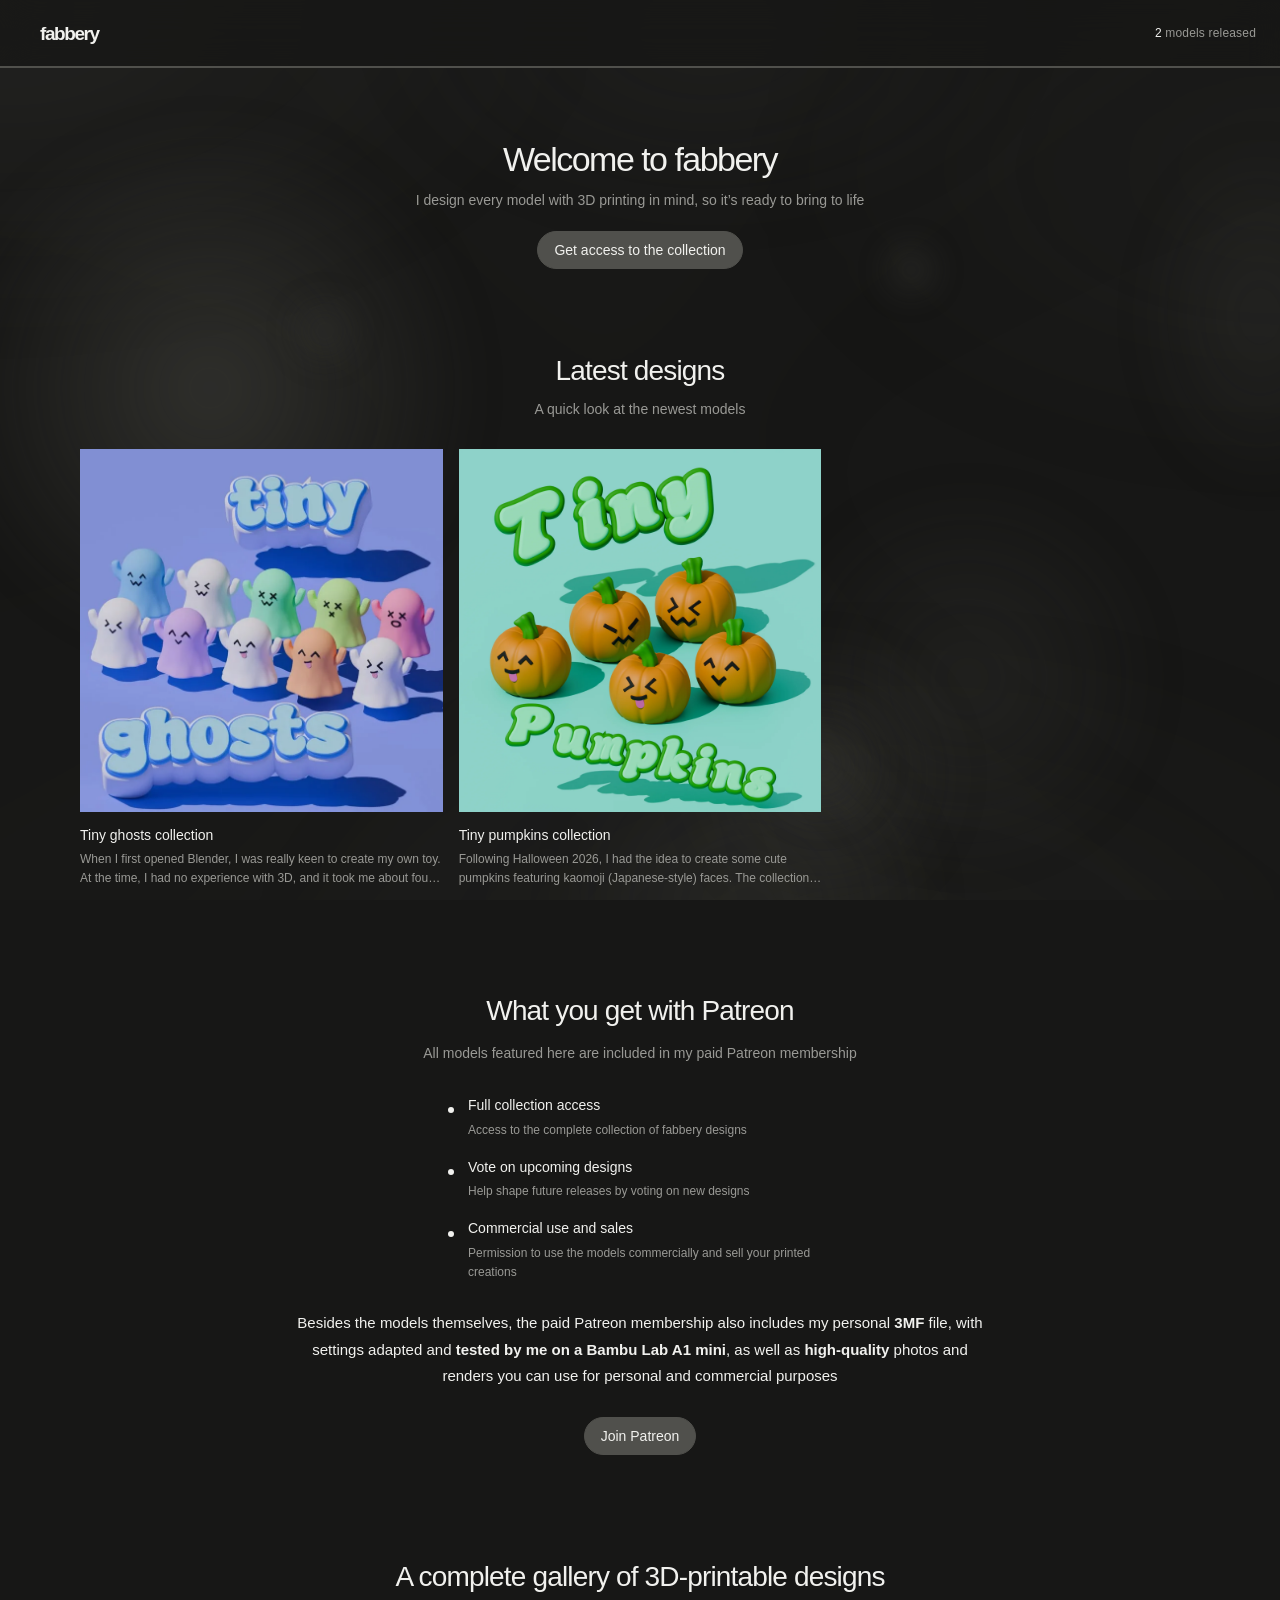
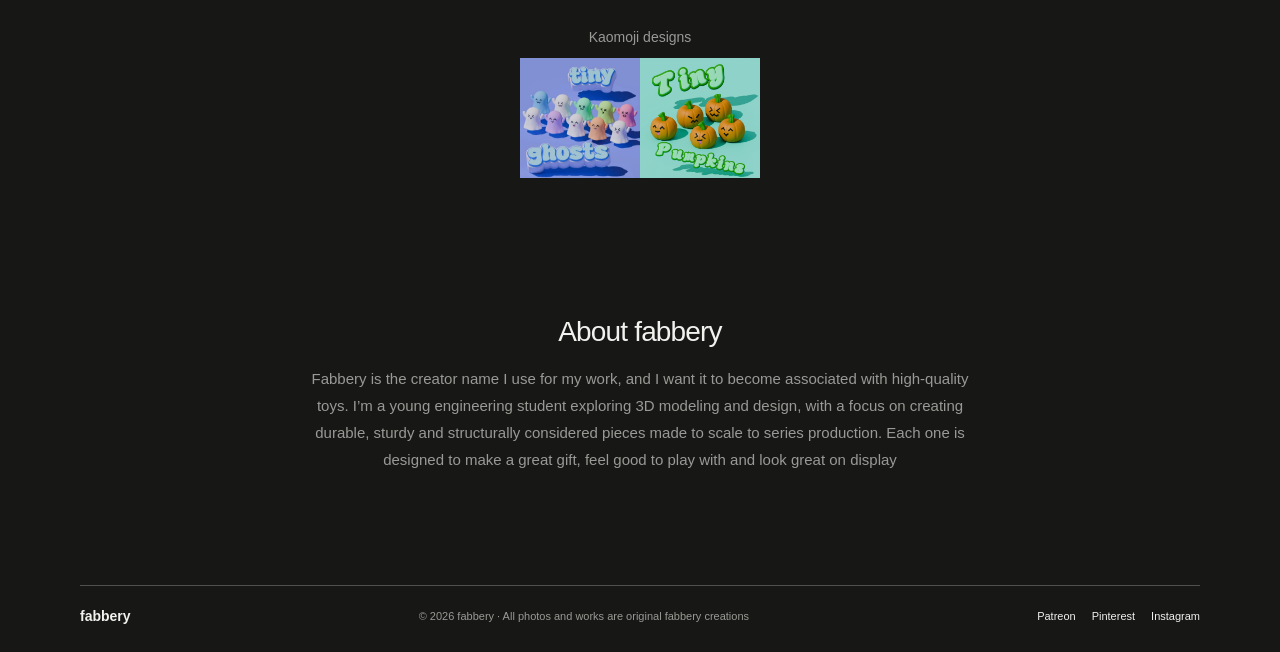
<file: index.html>
<!doctype html>
<html lang="en">
  <head>
    <meta charset="UTF-8" />
    <meta name="viewport" content="width=device-width, initial-scale=1.0" />
    <meta name="theme-color" content="#171716" />
    <meta name="description" content="Fabbery — 3D models made for printing." />
    <title>Fabbery — 3D models for printing</title>
    <link rel="stylesheet" href="styles.css" />
  </head>
  <body>
    <div class="ambient-orbs" aria-hidden="true">
      <span class="ambient-orb orb-one"></span>
      <span class="ambient-orb orb-two"></span>
      <span class="ambient-orb orb-three"></span>
      <span class="ambient-orb orb-four"></span>
      <span class="ambient-orb orb-five"></span>
      <span class="ambient-orb orb-six"></span>
      <span class="ambient-orb orb-seven"></span>
      <span class="ambient-orb orb-eight"></span>
      <span class="ambient-orb orb-nine"></span>
      <span class="ambient-orb orb-ten"></span>
    </div>
    <header class="site-header">
      <a class="brand" href="/" aria-label="Fabbery home">fabbery</a>
      <span class="model-count"><span class="count-value">—</span> models released</span>
    </header>
    <main>
      <div class="pages-viewport">
        <div class="pages-track" data-active="home">
          <section class="page-panel home-page" aria-labelledby="home-title">
            <div class="home-hero">
              <div class="intro">
                <h1 id="home-title">Welcome to fabbery</h1>
                <p>I design every model with 3D printing in mind, so it’s ready to bring to life</p>
              </div>
              <div class="home-actions" aria-label="Fabbery links">
                <a class="social-link" data-site-link="patreon" href="https://www.patreon.com/cw/fabbery" target="_blank" rel="noopener noreferrer">
                  <span>Get access to the collection</span>
                </a>
              </div>
            </div>
            <div class="home-content">
              <section class="home-section featured-section" aria-labelledby="home-featured-title">
                <h2 id="home-featured-title">Latest designs</h2>
                <p class="section-lead">A quick look at the newest models</p>
                <div class="featured-grid" id="latest-grid"></div>
              </section>
              <section class="home-section benefits-section" aria-labelledby="benefits-title">
                <h2 id="benefits-title">What you get with Patreon</h2>
                <p class="patreon-intro">All models featured here are included in my paid Patreon membership</p>
                <div class="benefits-grid">
                  <article class="benefit-item"><h3>Full collection access</h3><p>Access to the complete collection of fabbery designs</p></article>
                  <article class="benefit-item"><h3>Vote on upcoming designs</h3><p>Help shape future releases by voting on new designs</p></article>
                  <article class="benefit-item"><h3>Commercial use and sales</h3><p>Permission to use the models commercially and sell your printed creations</p></article>
                </div>
                <div class="gallery-description patreon-description">
                  <p>Besides the models themselves, the paid Patreon membership also includes my personal <strong>3MF</strong> file, with settings adapted and <strong>tested by me on a Bambu Lab A1 mini</strong>, as well as <strong>high-quality</strong> photos and renders you can use for personal and commercial purposes</p>
                </div>
                <div class="patreon-action">
                  <a class="social-link" data-site-link="patreon" href="https://www.patreon.com/cw/fabbery" target="_blank" rel="noopener noreferrer">Join Patreon</a>
                </div>
              </section>
              <section class="home-section catalog-section" id="home-gallery" aria-labelledby="catalog-title">
                <h2 id="catalog-title">A complete gallery of 3D-printable designs</h2>
                <div class="model-groups" id="catalog-groups"></div>
              </section>
              <section class="home-section about-section" aria-labelledby="about-title">
                <h2 id="about-title">About fabbery</h2>
                <p>Fabbery is the creator name I use for my work, and I want it to become associated with high-quality toys. I’m a young engineering student exploring 3D modeling and design, with a focus on creating durable, sturdy and structurally considered pieces made to scale to series production. Each one is designed to make a great gift, feel good to play with and look great on display</p>
              </section>
            </div>
            <footer class="site-footer">
              <div class="footer-main">
                <span class="footer-brand">fabbery</span>
                <span>© 2026 fabbery · All photos and works are original fabbery creations</span>
                <div class="footer-links">
                  <a data-site-link="patreon" href="https://www.patreon.com/cw/fabbery" target="_blank" rel="noopener noreferrer">Patreon</a>
                  <a data-site-link="pinterest" href="https://pinterest.com/fabbery_3d" target="_blank" rel="noopener noreferrer">Pinterest</a>
                  <a data-site-link="instagram" href="https://www.instagram.com/" target="_blank" rel="noopener noreferrer">Instagram</a>
                </div>
              </div>
            </footer>
          </section>
        </div>
      </div>
    </main>
    <div class="image-modal" hidden>
      <div class="modal-backdrop" data-lightbox-close></div>
      <section class="modal-dialog" role="dialog" aria-modal="true" aria-labelledby="lightbox-title" aria-describedby="lightbox-description">
        <button class="modal-close" type="button" aria-label="Close image preview">×</button>
        <div class="modal-image" aria-label="Image preview"></div>
        <div class="modal-details">
          <h2 id="lightbox-title">Model title</h2>
          <p id="lightbox-description">Model description</p>
        </div>
      </section>
    </div>
    <script src="script.js"></script>
  </body>
</html>
</file>
<file: styles.css>
:root {
  color-scheme: dark;
  --page: #171716;
  --text: #f1f1ee;
  --muted: #999995;
  --line: #50504c;
  --hover: #282826;
  --toggle-hover: #666660;
  --glow: #4b4b45;
  --glow-soft: #3a3a36;
  --glow-deep: #5a5a52;
  font-family: Inter, -apple-system, BlinkMacSystemFont, "Segoe UI", sans-serif;
  font-synthesis: none;
  text-rendering: optimizeLegibility;
  -webkit-font-smoothing: antialiased;
  -moz-osx-font-smoothing: grayscale;
}

html {
  scroll-behavior: auto;
  scroll-padding-top: 68px;
}
html { forced-color-adjust: none; }

* { box-sizing: border-box; }

body {
  min-width: 0;
  min-height: 100vh;
  margin: 0;
  overflow-x: hidden;
  background: var(--page) !important;
  color: var(--text) !important;
  transition: background-color 180ms ease, color 180ms ease;
}

.ambient-orbs {
  position: fixed;
  z-index: 0;
  inset: 0;
  overflow: hidden;
  pointer-events: none;
  isolation: isolate;
}

.ambient-orbs::before,
.ambient-orbs::after {
  position: absolute;
  inset: -28%;
  display: block;
  content: "";
  pointer-events: none;
  will-change: transform, filter, opacity;
}

.ambient-orbs::before {
  background:
    radial-gradient(ellipse 42% 32% at 18% 18%, rgba(130, 130, 122, .16), transparent 72%),
    radial-gradient(ellipse 38% 30% at 82% 30%, rgba(94, 94, 88, .14), transparent 70%),
    radial-gradient(ellipse 46% 36% at 62% 88%, rgba(112, 112, 104, .12), transparent 72%);
  filter: blur(68px);
  opacity: .72;
  animation: ambient-clouds 28s ease-in-out infinite alternate;
}

.ambient-orbs::after {
  inset: -42%;
  background: conic-gradient(
    from 120deg at 50% 50%,
    transparent 0deg,
    rgba(108, 108, 100, .09) 72deg,
    transparent 148deg,
    rgba(76, 76, 72, .08) 232deg,
    transparent 314deg
  );
  filter: blur(92px);
  opacity: .58;
  animation: ambient-rotation 46s linear infinite;
}

.ambient-orb {
  position: absolute;
  display: block;
  border-radius: 50%;
  background: radial-gradient(circle, var(--glow) 0%, transparent 68%);
  filter: blur(24px);
  opacity: .5;
  will-change: transform;
}

.orb-one {
  width: 560px;
  height: 560px;
  top: 12%;
  left: -70px;
  animation: orb-drift-one 16s ease-in-out infinite;
}

.orb-two {
  width: 420px;
  height: 420px;
  top: 52%;
  right: 8%;
  opacity: .22;
  animation: orb-drift-two 19s ease-in-out infinite;
}

.orb-three {
  width: 300px;
  height: 300px;
  right: 24%;
  bottom: -25px;
  opacity: .26;
  animation: orb-drift-three 14s ease-in-out infinite;
}

.orb-four {
  width: 700px;
  height: 420px;
  top: -180px;
  left: 28%;
  background: radial-gradient(ellipse, var(--glow-soft) 0%, transparent 70%);
  opacity: .2;
  animation: orb-drift-two 24s ease-in-out -9s infinite reverse;
}

.orb-five {
  width: 260px;
  height: 380px;
  top: 14%;
  right: -110px;
  background: radial-gradient(ellipse, var(--glow-deep) 0%, transparent 70%);
  opacity: .16;
  animation: orb-drift-one 21s ease-in-out -13s infinite reverse;
}

.orb-six {
  width: 420px;
  height: 420px;
  left: 42%;
  bottom: -220px;
  background: radial-gradient(circle, var(--glow-deep) 0%, transparent 70%);
  opacity: .18;
  animation: orb-drift-three 26s ease-in-out -6s infinite;
}

.orb-seven,
.orb-eight,
.orb-nine,
.orb-ten {
  filter: blur(14px);
  opacity: .34;
}

.orb-seven {
  width: 86px;
  height: 86px;
  top: 32%;
  left: 22%;
  background: radial-gradient(circle, var(--glow-soft) 0%, transparent 70%);
  animation: orb-drift-small 11s ease-in-out -4s infinite;
}

.orb-eight {
  width: 128px;
  height: 128px;
  top: 68%;
  left: 8%;
  background: radial-gradient(circle, var(--glow-deep) 0%, transparent 70%);
  animation: orb-drift-small 14s ease-in-out -9s infinite reverse;
}

.orb-nine {
  width: 72px;
  height: 72px;
  top: 26%;
  right: 26%;
  background: radial-gradient(circle, var(--glow) 0%, transparent 70%);
  animation: orb-drift-small 9s ease-in-out -6s infinite;
}

.orb-ten {
  width: 150px;
  height: 150px;
  right: 30%;
  bottom: 7%;
  background: radial-gradient(circle, var(--glow-soft) 0%, transparent 70%);
  animation: orb-drift-small 16s ease-in-out -12s infinite reverse;
}

@keyframes orb-drift-one {
  0%, 100% { transform: translate3d(0, 0, 0) scale(1); opacity: .38; filter: blur(24px); }
  50% { transform: translate3d(180px, 110px, 0) scale(1.24); opacity: .68; filter: blur(46px); }
}

@keyframes orb-drift-two {
  0%, 100% { transform: translate3d(0, 0, 0) scale(1); opacity: .28; filter: blur(24px); }
  50% { transform: translate3d(-140px, -80px, 0) scale(.76); opacity: .54; filter: blur(48px); }
}

@keyframes orb-drift-three {
  0%, 100% { transform: translate3d(0, 0, 0) scale(1); opacity: .32; filter: blur(24px); }
  50% { transform: translate3d(-110px, -150px, 0) scale(1.34); opacity: .6; filter: blur(44px); }
}

@keyframes orb-drift-small {
  0%, 100% { transform: translate3d(0, 0, 0) scale(.9); opacity: .22; filter: blur(14px); }
  50% { transform: translate3d(52px, -40px, 0) scale(1.3); opacity: .48; filter: blur(26px); }
}

@keyframes ambient-clouds {
  0% { transform: translate3d(-2%, -1%, 0) scale(.96); }
  50% { transform: translate3d(3%, 2%, 0) scale(1.05); }
  100% { transform: translate3d(-1%, 4%, 0) scale(1.01); }
}

@keyframes ambient-rotation {
  from { transform: rotate(0deg) scale(1); }
  to { transform: rotate(360deg) scale(1.08); }
}

.site-header,
main { position: relative; z-index: 1; }

.site-header {
  position: sticky;
  top: 0;
  z-index: 20;
  height: 68px;
  padding: 0 24px 0 40px;
  display: flex;
  align-items: center;
  background: rgba(23, 23, 22, .72);
  -webkit-backdrop-filter: blur(16px);
  backdrop-filter: blur(16px);
  border-bottom: 2px solid var(--line);
}

.brand {
  color: var(--text);
  text-decoration: none;
  font-size: 19px;
  line-height: 1;
  letter-spacing: -0.075em;
  font-weight: 650;
}

.model-count {
  margin-left: auto;
  color: var(--muted);
  font-size: 12px;
  line-height: 16px;
  letter-spacing: 0.015em;
}

.count-value { color: var(--text); }

main {
  width: 100%;
}

.pages-viewport {
  width: 100vw;
  margin-left: calc(50% - 50vw);
  overflow: hidden;
}

.pages-track {
  display: flex;
  width: 100%;
}

.page-panel {
  flex: 0 0 100%;
  min-width: 0;
  padding: 52px max(20px, calc((100vw - 1120px) / 2)) 80px;
}

.home-page {
  min-height: 0;
  padding-top: 0;
  padding-bottom: 0;
  display: block;
}

.home-hero {
  min-height: 0;
  padding: 72px 0 48px;
  display: flex;
  flex-direction: column;
  align-items: center;
  justify-content: center;
}

.intro {
  margin-bottom: 20px;
  text-align: center;
}

.home-page h1 {
  margin: 0 0 10px;
  font-size: clamp(25px, 3vw, 34px);
  line-height: 1.15;
  letter-spacing: -0.045em;
  font-weight: 500;
}

.intro p {
  margin: 0;
  color: var(--muted);
  font-size: 14px;
  line-height: 1.6;
}

.home-actions {
  display: flex;
  align-items: center;
  justify-content: center;
  gap: 10px;
  margin-bottom: 36px;
}

.social-link {
  min-height: 38px;
  padding: 0 16px;
  display: inline-flex;
  align-items: center;
  justify-content: center;
  gap: 8px;
  color: var(--text);
  background: var(--line);
  border: 1px solid var(--line);
  border-radius: 999px;
  font: inherit;
  font-size: 14px;
  cursor: pointer;
  text-decoration: none;
  transition: background-color 150ms ease, border-color 150ms ease;
}

.social-link:hover {
  background: var(--toggle-hover);
  border-color: var(--toggle-hover);
}

.social-link:focus-visible {
  outline: 2px solid var(--text);
  outline-offset: 2px;
}

.social-link svg {
  width: 16px;
  height: 16px;
  fill: none;
  stroke: currentColor;
  stroke-width: 1.5;
  stroke-linecap: round;
  stroke-linejoin: round;
}

.showcase-icon {
  width: 34px;
  height: 34px;
  background-color: currentColor;
  -webkit-mask: url("data:image/svg+xml,%3Csvg xmlns='http://www.w3.org/2000/svg' viewBox='0 0 24 24' fill='none' stroke='white' stroke-width='1.4' stroke-linecap='round' stroke-linejoin='round'%3E%3Crect x='3' y='4' width='18' height='16' rx='2'/%3E%3Ccircle cx='8.5' cy='9' r='1.5'/%3E%3Cpath d='m21 15-5-5L5 20'/%3E%3C/svg%3E") center / contain no-repeat;
  mask: url("data:image/svg+xml,%3Csvg xmlns='http://www.w3.org/2000/svg' viewBox='0 0 24 24' fill='none' stroke='white' stroke-width='1.4' stroke-linecap='round' stroke-linejoin='round'%3E%3Crect x='3' y='4' width='18' height='16' rx='2'/%3E%3Ccircle cx='8.5' cy='9' r='1.5'/%3E%3Cpath d='m21 15-5-5L5 20'/%3E%3C/svg%3E") center / contain no-repeat;
}

.card-icon { width: 25px; height: 25px; }

.home-content {
  width: min(100%, 1120px);
  margin: 0 auto;
}

.home-section + .home-section { margin-top: 104px; }
.catalog-section + .about-section { margin-top: 136px; }

.home-section h2 {
  margin: 0;
  color: var(--text);
  font-size: clamp(22px, 3vw, 28px);
  line-height: 1.25;
  letter-spacing: -0.03em;
  font-weight: 500;
  text-align: center;
}

.section-lead {
  margin: 10px auto 28px;
  color: var(--muted);
  font-size: 14px;
  line-height: 1.6;
  text-align: center;
}

.featured-grid {
  display: grid;
  grid-template-columns: repeat(3, minmax(0, 1fr));
  gap: 16px;
}

.featured-card { min-width: 0; }

.featured-image {
  aspect-ratio: 1;
  display: flex;
  flex-direction: column;
  align-items: center;
  justify-content: center;
  gap: 8px;
  color: var(--muted);
  background: var(--hover);
  font-size: 11px;
  overflow: hidden;
  cursor: zoom-in;
  transition: filter 180ms ease, opacity 180ms ease;
}

.featured-image:hover,
.model-slot:hover { filter: brightness(1.1); }

.featured-image:focus-visible,
.model-slot:focus-visible { outline: 2px solid var(--text); outline-offset: 3px; }

.model-slot { cursor: zoom-in; overflow: hidden; transition: filter 180ms ease, opacity 180ms ease; }

.featured-image > img,
.model-slot > img {
  display: block;
  width: 100%;
  height: 100%;
  object-fit: cover;
}

.featured-card.is-lightbox-source .featured-image,
.featured-card.is-lightbox-source h3,
.featured-card.is-lightbox-source p,
.model-slot.is-lightbox-source {
  opacity: 0;
  pointer-events: none;
}

.featured-card h3,
.benefit-item h3 {
  margin: 14px 0 5px;
  font-size: 14px;
  line-height: 1.4;
  font-weight: 500;
}

.benefit-item h3 { margin-top: 0; }

.featured-card p,
.benefit-item p {
  margin: 0;
  color: var(--muted);
  font-size: 12px;
  line-height: 1.6;
}

.benefit-item p { max-width: 360px; }

.benefits-section strong {
  color: var(--text);
  font-weight: 650;
}

.featured-card p {
  display: -webkit-box;
  overflow: hidden;
  -webkit-box-orient: vertical;
  -webkit-line-clamp: 2;
}

.benefits-grid {
  display: flex;
  flex-direction: column;
  gap: 18px;
  width: min(100%, 500px);
  margin-inline: auto;
  margin-top: 32px;
  transform: translateX(28px);
}

.benefit-item {
  position: relative;
  width: min(100%, 440px);
  margin-inline: auto;
  padding-left: 20px;
}

.benefit-item::before {
  position: absolute;
  top: .7em;
  left: 0;
  width: 6px;
  height: 6px;
  border-radius: 50%;
  background: var(--text);
  content: "";
}

.about-section {
  max-width: 660px;
  margin-inline: auto;
  text-align: center;
}

.about-section p {
  margin: 16px 0 0;
  color: var(--muted);
  font-size: 15px;
  line-height: 1.8;
}

.site-footer {
  max-width: 1120px;
  margin: 112px auto 0;
  padding: 22px 0 28px;
  border-top: 1px solid var(--line);
  color: var(--muted);
  font-size: 11px;
}

.footer-main {
  display: flex;
  align-items: center;
  justify-content: space-between;
  gap: 20px;
}

.footer-brand { color: var(--text); font-size: 14px; font-weight: 600; }
.footer-links { display: flex; align-items: center; gap: 16px; }
.site-footer a { color: var(--text); text-decoration: none; }
.site-footer a:hover { color: var(--muted); }

.image-modal[hidden] { display: none; }

.image-modal {
  position: fixed;
  z-index: 100;
  inset: 0;
  display: grid;
  place-items: center;
  padding: 24px;
}

.image-modal:not([hidden]) { animation: modal-fade-in 220ms ease both; }
.image-modal.is-closing { animation: modal-fade-out 460ms ease both; }

.modal-backdrop {
  position: absolute;
  inset: 0;
  background: rgba(10, 10, 9, .78);
  backdrop-filter: blur(10px);
  -webkit-backdrop-filter: blur(10px);
}

.modal-dialog {
  position: relative;
  z-index: 1;
  width: min(100%, 860px);
  max-height: calc(100vh - 48px);
  overflow: visible;
  padding: 0;
  color: var(--text);
  background: transparent;
  border: 0;
  box-shadow: none;
  animation: modal-dialog-in 220ms ease both;
}

@keyframes modal-fade-in {
  from { opacity: 0; }
  to { opacity: 1; }
}

@keyframes modal-dialog-in {
  from { opacity: 0; }
  to { opacity: 1; }
}

.modal-image.is-opening {
  transform-origin: center center;
  animation: modal-image-expand 460ms cubic-bezier(.2, .8, .2, 1) both;
}

.modal-image.is-closing {
  transform-origin: center center;
  animation: modal-image-collapse 460ms cubic-bezier(.2, .8, .2, 1) both;
}

@keyframes modal-image-expand {
  from {
    opacity: .72;
    transform: translate3d(var(--from-x), var(--from-y), 0) scale(var(--from-scale));
    border-radius: 10px;
  }
  to {
    opacity: 1;
    transform: translate3d(0, 0, 0) scale(1);
    border-radius: 0;
  }
}

@keyframes modal-image-collapse {
  from {
    opacity: 1;
    transform: translate3d(0, 0, 0) scale(1);
    border-radius: 0;
  }
  to {
    opacity: .72;
    transform: translate3d(var(--to-x), var(--to-y), 0) scale(var(--to-scale));
    border-radius: 10px;
  }
}

@keyframes modal-fade-out {
  from { opacity: 1; }
  to { opacity: 0; }
}

.modal-details {
  opacity: 0;
  transform-origin: center center;
}

.modal-details.is-opening {
  animation: modal-details-expand 460ms cubic-bezier(.2, .8, .2, 1) 60ms both;
}

.modal-details.is-closing {
  animation: modal-details-collapse 460ms cubic-bezier(.2, .8, .2, 1) both;
}

@keyframes modal-details-expand {
  from {
    opacity: 0;
    transform: translate3d(var(--text-from-x), var(--text-from-y), 0) scale(var(--text-from-scale));
  }
  to {
    opacity: 1;
    transform: translate3d(0, 0, 0) scale(1);
  }
}

@keyframes modal-details-collapse {
  from {
    opacity: 1;
    transform: translate3d(0, 0, 0) scale(1);
  }
  to {
    opacity: 0;
    transform: translate3d(var(--text-to-x), var(--text-to-y), 0) scale(var(--text-to-scale));
  }
}

.modal-close {
  position: absolute;
  z-index: 2;
  top: 12px;
  right: 12px;
  width: 34px;
  height: 34px;
  padding: 0;
  color: var(--text);
  background: rgba(23, 23, 22, .72);
  border: 1px solid var(--line);
  border-radius: 50%;
  font: inherit;
  font-size: 22px;
  line-height: 1;
  cursor: pointer;
}

.modal-close:hover { background: var(--line); }
.modal-close:focus-visible { outline: 2px solid var(--text); outline-offset: 2px; }

.modal-image {
  min-height: min(62vh, 620px);
  display: grid;
  place-items: center;
  overflow: hidden;
  color: var(--muted);
  background: transparent;
}

.modal-image img {
  display: block;
  width: auto;
  max-width: 100%;
  height: auto;
  max-height: min(62vh, 620px);
  object-fit: contain;
}

.modal-placeholder {
  display: grid;
  justify-items: center;
  gap: 12px;
  font-size: 12px;
}

.modal-placeholder .showcase-icon { width: 42px; height: 42px; }

.modal-details {
  max-width: 680px;
  margin: 0 auto;
  padding: 20px 8px 8px;
  text-align: center;
}
.modal-details h2 {
  margin: 0 0 8px;
  font-size: 21px;
  line-height: 1.3;
  font-weight: 500;
}
.modal-details p {
  margin: 0;
  color: var(--muted);
  font-size: 14px;
  line-height: 1.7;
}

body.modal-open { overflow: hidden; }

.gallery-label {
  margin: 0 0 12px;
  color: var(--text);
  font-size: clamp(22px, 3vw, 27px);
  line-height: 1.3;
  letter-spacing: -0.025em;
  font-weight: 500;
  text-align: center;
}

.gallery-description {
  max-width: 700px;
  margin: 0 auto 28px;
  color: var(--text);
  font-size: 15px;
  line-height: 1.75;
  text-align: center;
}

.gallery-description p { margin: 0; }
.gallery-description p + p { margin-top: 8px; }
.patreon-description { margin-top: 28px; }

.patreon-action {
  display: flex;
  justify-content: center;
  margin-top: 24px;
}

.patreon-intro {
  max-width: 700px;
  margin: 14px auto 0;
  color: var(--muted);
  font-size: 14px;
  line-height: 1.6;
  text-align: center;
}

.model-groups {
  display: grid;
  gap: 30px;
  width: 100vw;
  max-width: 100vw;
  margin-left: calc(50% - 50vw);
}

.model-group { min-width: 0; }

.model-group h2,
.model-group h3 {
  margin: 0 0 12px;
  font-size: 16px;
  line-height: 1.4;
  font-weight: 500;
  text-align: center;
}

.catalog-section .model-group h3 {
  margin-bottom: 10px;
  color: var(--muted);
  font-size: 14px;
}

.catalog-section .model-groups { margin-top: 34px; }

.model-grid {
  display: grid;
  grid-template-columns: repeat(var(--grid-columns, 1), minmax(0, 120px));
  justify-content: start;
  width: min(100%, calc(var(--grid-columns, 1) * 120px));
  max-width: 100%;
  margin-inline: auto;
}

.model-slot {
  width: 100%;
  min-width: 0;
  display: flex;
  flex-direction: column;
  align-items: center;
  justify-content: center;
  gap: 8px;
  aspect-ratio: 1;
  background: var(--hover);
  color: var(--muted);
}

.model-slot::before {
  width: 22px;
  height: 22px;
  background-color: currentColor;
  content: "";
  -webkit-mask: url("data:image/svg+xml,%3Csvg xmlns='http://www.w3.org/2000/svg' viewBox='0 0 24 24' fill='none' stroke='white' stroke-width='1.5' stroke-linecap='round' stroke-linejoin='round'%3E%3Crect x='3' y='4' width='18' height='16' rx='2'/%3E%3Ccircle cx='8.5' cy='9' r='1.5'/%3E%3Cpath d='m21 15-5-5L5 20'/%3E%3C/svg%3E") center / contain no-repeat;
  mask: url("data:image/svg+xml,%3Csvg xmlns='http://www.w3.org/2000/svg' viewBox='0 0 24 24' fill='none' stroke='white' stroke-width='1.5' stroke-linecap='round' stroke-linejoin='round'%3E%3Crect x='3' y='4' width='18' height='16' rx='2'/%3E%3Ccircle cx='8.5' cy='9' r='1.5'/%3E%3Cpath d='m21 15-5-5L5 20'/%3E%3C/svg%3E") center / contain no-repeat;
}

.model-slot::after {
  content: "No image";
  font-size: 10px;
  line-height: 1;
}

.model-slot.has-photo::before,
.model-slot.has-photo::after { display: none; }

.visually-hidden {
  position: absolute;
  width: 1px;
  height: 1px;
  padding: 0;
  margin: -1px;
  overflow: hidden;
  clip: rect(0, 0, 0, 0);
  white-space: nowrap;
  border: 0;
}

@media (max-width: 600px) {
  html { scroll-padding-top: 60px; }
  .site-header { height: 60px; padding: 0 16px 0 20px; }
  .brand { font-size: 18px; }
  .model-count { margin-left: auto; font-size: 11px; }
  .page-panel { padding-top: 38px; }
  .home-page { min-height: 0; padding-top: 0; padding-bottom: 0; }
  .home-hero { min-height: 0; padding: 72px 0 64px; }
  .home-actions { width: 100%; gap: 8px; margin-bottom: 28px; }
  .social-link { min-width: 0; padding: 0 14px; font-size: 13px; }
  .home-content { padding-top: 64px; }
  .home-section + .home-section { margin-top: 72px; }
  .catalog-section + .about-section { margin-top: 96px; }
  .section-lead { margin-bottom: 22px; font-size: 13px; }
  .featured-grid,
  .benefits-grid { gap: 18px; }
  .benefits-grid { margin-top: 26px; transform: none; }
  .about-section p { font-size: 14px; }
  .site-footer { margin-top: 76px; padding-bottom: 22px; }
  .footer-main { flex-wrap: wrap; }
  .footer-main > span:not(.footer-brand) { flex: 1 1 100%; min-width: 0; line-height: 1.5; }
  .footer-links { margin-left: auto; }
  .image-modal { padding: 14px; }
  .modal-dialog { max-height: calc(100vh - 28px); }
  .modal-image { min-height: 48vh; }
  .modal-details { padding: 16px 5px 6px; }
  .gallery-label { margin-bottom: 10px; font-size: 21px; }
  .gallery-description { margin-bottom: 22px; font-size: 14px; line-height: 1.7; }
  .model-groups { gap: 24px; }
  .catalog-section .model-groups { margin-top: 26px; }
  .model-group h2,
  .model-group h3 { margin-bottom: 10px; font-size: 15px; }
  .intro p { font-size: 13px; }
}

@media (min-width: 601px) and (max-width: 900px) {
  .featured-grid { grid-template-columns: repeat(2, minmax(0, 1fr)); }
}

@media (max-width: 900px) and (max-height: 620px) {
  .home-hero { padding-top: 48px; padding-bottom: 36px; }
  .modal-image { min-height: 38vh; }
  .modal-image img { max-height: 52vh; }
}

@media (max-width: 380px) {
  .model-count { display: none; }
}

@media (prefers-reduced-motion: reduce) {
  *, *::before, *::after { scroll-behavior: auto !important; transition-duration: 0.01ms !important; animation-duration: 0.01ms !important; animation-delay: 0ms !important; animation-iteration-count: 1 !important; }
}
</file>
